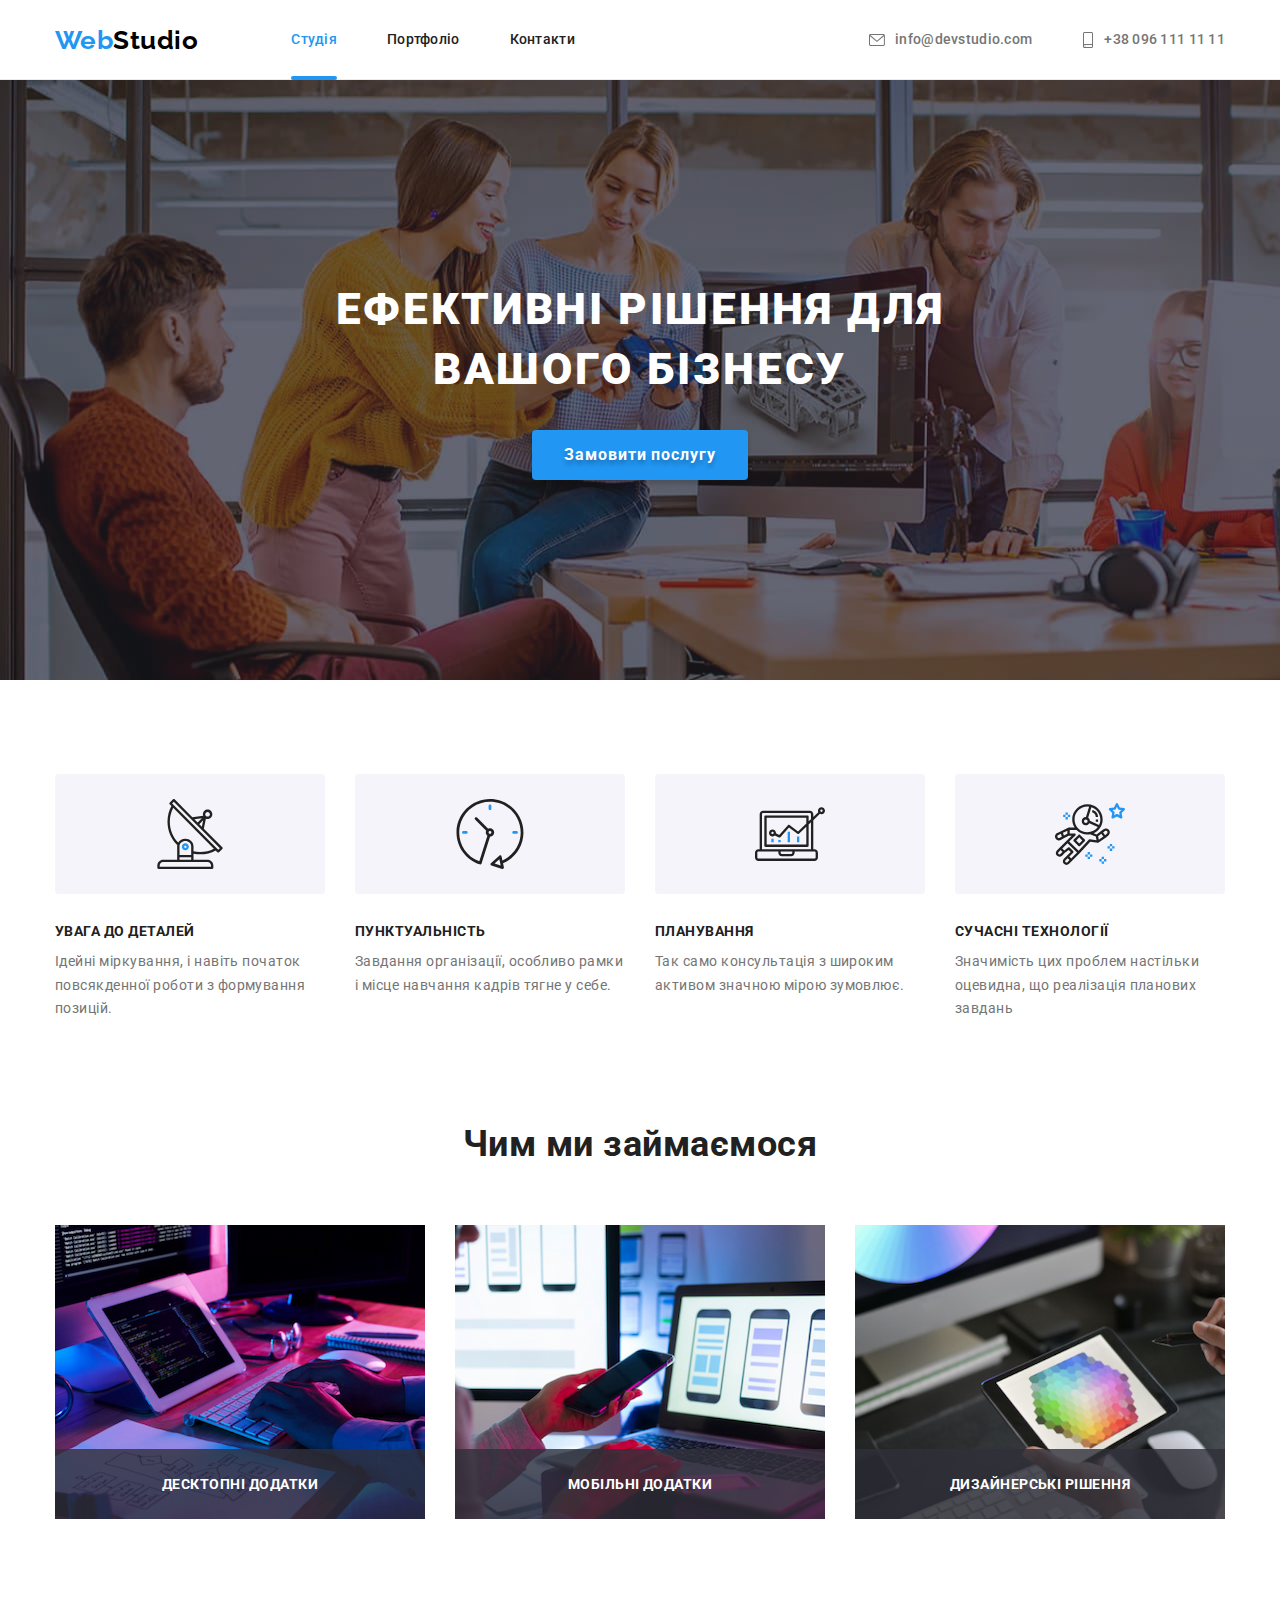
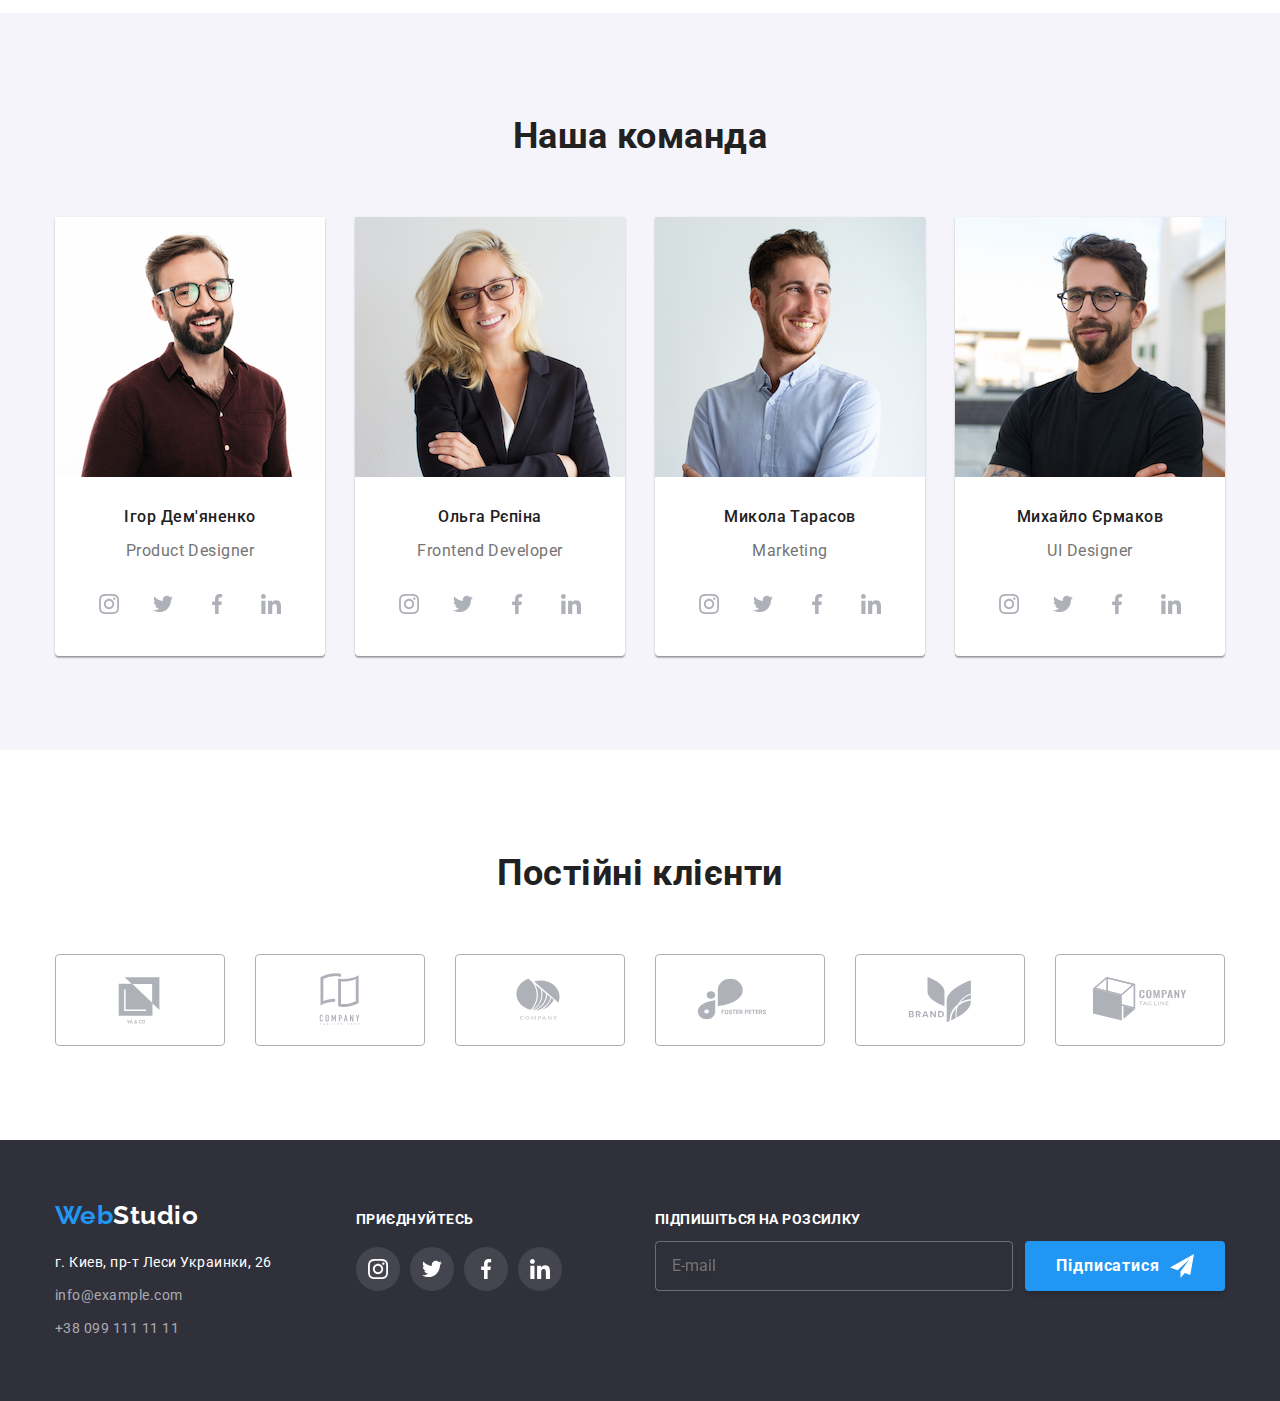
<file: index.html>
<!DOCTYPE html>
<html lang="uk">
  <head>
    <meta charset="UTF-8" />
    <meta http-equiv="X-UA-Compatible" content="IE=edge" />
    <meta name="viewport" content="width=device-width, initial-scale=1.0" />
    <title>Студія</title>
    <link
      href="https://fonts.googleapis.com/css2?family=Raleway:wght@700&family=Roboto:wght@400;500;700;900&display=swap"
      rel="stylesheet"
    />
    <link
      rel="stylesheet"
      href="https://cdnjs.cloudflare.com/ajax/libs/modern-normalize/1.1.0/modern-normalize.min.css"
    />
    <link href="./css/main.min.css" rel="stylesheet" />
  </head>
  <body>
    <!-- header -->
    <header class="header">
      <div class="container container--header">
        <a href="./index.html" class="logo header__logo">Web<span class="logo__part">Studio</span></a>
        <nav class="nav">
          <ul class="nav__list">
            <li class="nav__item">
              <a class="nav__link nav__link--active" href="./index.html">Студія</a>
            </li>
            <li class="nav__item"><a class="nav__link" href="./portfolio.html">Портфоліо</a></li>
            <li class="nav__item"><a class="nav__link" href="#">Контакти</a></li>
          </ul>
        </nav>
        <ul class="contact">
          <li class="contact__item">
            <a class="contact__link" href="mailto:info@devstudio.com">
              <svg class="contact__mail" width="16px" height="16px">
                <use href="./images/icons.svg#icon-mail"></use></svg
              >info@devstudio.com</a
            >
          </li>
          <li class="contact__item">
            <a class="contact__link" href="tel:+3809611111111">
              <svg class="contact__phone" width="12px" height="16px">
                <use href="./images/icons.svg#icon-phone"></use></svg
              >+38 096 111 11 11</a
            >
          </li>
        </ul>
      </div>
    </header>
    <!-- main content -->
    <main class="main">
      <!-- hero section -->
      <section class="section hero">
        <div class="container">
          <h1 class="hero__title">Ефективні рішення для вашого бізнесу</h1>
          <button class="hero__button" type="button" data-modal-open>Замовити послугу</button>
        </div>
      </section>
      <!-- features -->
      <section class="section features">
        <div class="container">
          <h2 class="hidden">Особливості компанії</h2>
          <ul class="features__list">
            <li class="features__item">
              <h3 class="features__title">УВАГА ДО ДЕТАЛЕЙ</h3>
              <p class="features__text">
                Ідейні міркування, і навіть початок повсякденної роботи з формування позицій.
              </p>
            </li>
            <li class="features__item">
              <h3 class="features__title">ПУНКТУАЛЬНІСТЬ</h3>
              <p class="features__text">Завдання організації, особливо рамки і місце навчання кадрів тягне у себе.</p>
            </li>
            <li class="features__item">
              <h3 class="features__title">ПЛАНУВАННЯ</h3>
              <p class="features__text">Так само консультація з широким активом значною мірою зумовлює.</p>
            </li>
            <li class="features__item">
              <h3 class="features__title">СУЧАСНІ ТЕХНОЛОГІЇ</h3>
              <p class="features__text">Значимість цих проблем настільки оцевидна, що реалізація планових завдань</p>
            </li>
          </ul>
        </div>
      </section>
      <!-- devs -->
      <section class="section devs">
        <div class="container">
          <h2 class="devs__title">Чим ми займаємося</h2>
          <ul class="devs__list">
            <li class="devs__item">
              <img src="./images/image1.jpg" alt="Робота за ноутбуком" width="370" />
              <div class="devs__box">
                <h3 class="devs__info">Десктопні додатки</h3>
              </div>
            </li>
            <li class="devs__item">
              <img src="./images/image2.jpg" alt="Телефон" width="370" />
              <div class="devs__box">
                <h3 class="devs__info">Мобільні додатки</h3>
              </div>
            </li>
            <li class="devs__item">
              <img src="./images/image3.jpg" alt="Планшет" width="370" />
              <div class="devs__box">
                <h3 class="devs__info">Дизайнерські рішення</h3>
              </div>
            </li>
          </ul>
        </div>
      </section>
      <!-- team -->
      <section class="section team">
        <div class="container">
          <h2 class="team__title">Наша команда</h2>
          <ul class="team__list">
            <li class="team__card">
              <img src="./images/crew-image1.jpg" alt="Ігор Дем'яненко" width="270" />
              <div class="team__wrapper">
                <h3 class="team__name">Ігор Дем'яненко</h3>
                <p class="team__position" lang="en">Product Designer</p>
                <ul class="social">
                  <li class="social__item">
                    <a class="social__link" href=""
                      ><svg class="social__icon" width="20px" height="20px">
                        <use href="./images/icons.svg#icon-instagram"></use></svg
                    ></a>
                  </li>
                  <li class="social__item">
                    <a class="social__link" href=""
                      ><svg class="social__icon" width="20px" height="20px">
                        <use href="./images/icons.svg#icon-twitter"></use></svg
                    ></a>
                  </li>
                  <li class="social__item">
                    <a class="social__link" href=""
                      ><svg class="social__icon" width="20px" height="20px">
                        <use href="./images/icons.svg#icon-facebook"></use></svg
                    ></a>
                  </li>
                  <li class="social__item">
                    <a class="social__link" href=""
                      ><svg class="social__icon" width="20px" height="20px">
                        <use href="./images/icons.svg#icon-linkedin"></use></svg
                    ></a>
                  </li>
                </ul>
              </div>
            </li>
            <li class="team__card">
              <img src="./images/crew-image2.jpg" alt="Ігор Дем'яненко" width="270" />
              <div class="team__wrapper">
                <h3 class="team__name">Ольга Рєпіна</h3>
                <p class="team__position" lang="en">Frontend Developer</p>
                <ul class="social">
                  <li class="social__item">
                    <a class="social__link" href=""
                      ><svg class="social__icon" width="20px" height="20px">
                        <use href="./images/icons.svg#icon-instagram"></use></svg
                    ></a>
                  </li>
                  <li class="social__item">
                    <a class="social__link" href=""
                      ><svg class="social__icon" width="20px" height="20px">
                        <use href="./images/icons.svg#icon-twitter"></use></svg
                    ></a>
                  </li>
                  <li class="social__item">
                    <a class="social__link" href=""
                      ><svg class="social__icon" width="20px" height="20px">
                        <use href="./images/icons.svg#icon-facebook"></use></svg
                    ></a>
                  </li>
                  <li class="social__item">
                    <a class="social__link" href=""
                      ><svg class="social__icon" width="20px" height="20px">
                        <use href="./images/icons.svg#icon-linkedin"></use></svg
                    ></a>
                  </li>
                </ul>
              </div>
            </li>
            <li class="team__card">
              <img src="./images/crew-image3.jpg" alt="Ігор Дем'яненко" width="270" />
              <div class="team__wrapper">
                <h3 class="team__name">Микола Тарасов</h3>
                <p class="team__position" lang="en">Marketing</p>
                <ul class="social">
                  <li class="social__item">
                    <a class="social__link" href=""
                      ><svg class="social__icon" width="20px" height="20px">
                        <use href="./images/icons.svg#icon-instagram"></use></svg
                    ></a>
                  </li>
                  <li class="social__item">
                    <a class="social__link" href=""
                      ><svg class="social__icon" width="20px" height="20px">
                        <use href="./images/icons.svg#icon-twitter"></use></svg
                    ></a>
                  </li>
                  <li class="social__item">
                    <a class="social__link" href=""
                      ><svg class="social__icon" width="20px" height="20px">
                        <use href="./images/icons.svg#icon-facebook"></use></svg
                    ></a>
                  </li>
                  <li class="social__item">
                    <a class="social__link" href=""
                      ><svg class="social__icon" width="20px" height="20px">
                        <use href="./images/icons.svg#icon-linkedin"></use></svg
                    ></a>
                  </li>
                </ul>
              </div>
            </li>
            <li class="team__card">
              <img src="./images/crew-image4.jpg" alt="Ігор Дем'яненко" width="270" />
              <div class="team__wrapper">
                <h3 class="team__name">Михайло Єрмаков</h3>
                <p class="team__position" lang="en">UI Designer</p>
                <ul class="social">
                  <li class="social__item">
                    <a href="" class="social__link"
                      ><svg class="social__icon" width="20px" height="20px">
                        <use href="./images/icons.svg#icon-instagram"></use></svg
                    ></a>
                  </li>
                  <li class="social__item">
                    <a href="" class="social__link"
                      ><svg class="social__icon" width="20px" height="20px">
                        <use href="./images/icons.svg#icon-twitter"></use></svg
                    ></a>
                  </li>
                  <li class="social__item">
                    <a href="" class="social__link"
                      ><svg class="social__icon" width="20px" height="20px">
                        <use href="./images/icons.svg#icon-facebook"></use></svg
                    ></a>
                  </li>
                  <li class="social__item">
                    <a href="" class="social__link"
                      ><svg class="social__icon" width="20px" height="20px">
                        <use href="./images/icons.svg#icon-linkedin"></use></svg
                    ></a>
                  </li>
                </ul>
              </div>
            </li>
          </ul>
        </div>
      </section>
      <!-- ----clients------ -->
      <section class="section clients">
        <div class="container">
          <h2 class="clients__title">Постійні клієнти</h2>
          <ul class="clients__list">
            <li class="clients__item">
              <a href="" class="clients__link">
                <svg class="clients__icon" width="106px" height="60px">
                  <use href="./images/icons.svg#icon-client1"></use>
                </svg>
              </a>
            </li>
            <li class="clients__item">
              <a href="" class="clients__link">
                <svg class="clients__icon" width="106px" height="60px">
                  <use href="./images/icons.svg#icon-client2"></use>
                </svg>
              </a>
            </li>
            <li class="clients__item">
              <a href="" class="clients__link">
                <svg class="clients__icon" width="106px" height="60px">
                  <use href="./images/icons.svg#icon-client3"></use>
                </svg>
              </a>
            </li>
            <li class="clients__item">
              <a href="" class="clients__link">
                <svg class="clients__icon" width="106px" height="60px">
                  <use href="./images/icons.svg#icon-client4"></use>
                </svg>
              </a>
            </li>
            <li class="clients__item">
              <a href="" class="clients__link">
                <svg class="clients__icon" width="106px" height="60px">
                  <use href="./images/icons.svg#icon-client5"></use>
                </svg>
              </a>
            </li>
            <li class="clients__item">
              <a href="" class="clients__link">
                <svg class="clients__icon" width="106px" height="60px">
                  <use href="./images/icons.svg#icon-client6"></use>
                </svg>
              </a>
            </li>
          </ul>
        </div>
      </section>
    </main>
    <!-- footer -->
    <footer class="footer">
      <div class="container container--footer">
        <div class="address">
          <a class="logo footer__logo" href="./index.html"
            >Web<span class="logo__part logo__part--white">Studio</span></a
          >
          <address>
            <ul class="address__list">
              <li class="address__item">
                <a
                  class="address__link-map"
                  href="https://goo.gl/maps/XMWMVRejnvmh2yPAA"
                  target="_blank"
                  rel="noopener noreferrer"
                  >г. Киев, пр-т Леси Украинки, 26
                </a>
              </li>
              <li class="address__item">
                <a class="address__link-contact" href="mailto:info@example.com">info@example.com</a>
              </li>
              <li class="address__item">
                <a class="address__link-contact" href="tel:+380991111111">+38 099 111 11 11</a>
              </li>
            </ul>
          </address>
        </div>

        <div class="join">
          <p class="join__text">Приєднуйтесь</p>
          <ul class="social">
            <li class="social__item">
              <a class="social__link social__link--grey" href="">
                <svg class="social__icon social__icon--white" width="20px" height="20px">
                  <use href="./images/icons.svg#icon-instagram"></use>
                </svg>
              </a>
            </li>
            <li class="social__item">
              <a class="social__link social__link--grey" href="">
                <svg class="social__icon social__icon--white" width="20px" height="20px">
                  <use href="./images/icons.svg#icon-twitter"></use>
                </svg>
              </a>
            </li>
            <li class="social__item">
              <a class="social__link social__link--grey" href="">
                <svg class="social__icon social__icon--white" width="20px" height="20px">
                  <use href="./images/icons.svg#icon-facebook"></use>
                </svg>
              </a>
            </li>
            <li class="social__item">
              <a class="social__link social__link--grey" href="">
                <svg class="social__icon social__icon--white" width="20px" height="20px">
                  <use href="./images/icons.svg#icon-linkedin"></use>
                </svg>
              </a>
            </li>
          </ul>
        </div>

        <div class="subscribe">
          <p class="subscribe__text">Підпишіться на розсилку</p>
          <form class="subscribe__form" autocomplete="off">
            <label for="user-email"></label>
            <input class="subscribe__input" type="email" name="email" placeholder="E-mail" />
            <button class="subscribe__btn" type="submit">
              Підписатися
              <svg class="subscribe__icon" width="24px" height="24px">
                <use href="./images/icons.svg#icon-send"></use>
              </svg>
            </button>
          </form>
        </div>
      </div>
    </footer>
    <div class="backdrop is-hidden" data-modal>
      <div class="modal" data-modal>
        <button class="modal__close-button" type="button" data-modal-close>
          <svg width="18px" height="18px">
            <use href="./images/icons.svg#icon-close-modal"></use>
          </svg>
        </button>
        <p class="modal__text">Залиште свої дані, ми вам передзвонимо</p>
        <form class="form" name="modal-feedback" autocomplete="off">
          <div class="form__item">
            <label class="form__label" for="modal-name">Ім'я</label>
            <div class="form__box">
              <input class="form__input" type="text" name="modal-name" id="modal-name" />
              <svg class="form__icon" width="18px" height="18px">
                <use href="./images/icons.svg#icon-user-name"></use>
              </svg>
            </div>
          </div>
          <div class="form__item">
            <label class="form__label" for="modal-tel">Телефон</label>
            <div class="form__box">
              <input class="form__input" type="tel" name="modal-tel" id="modal-tel" />
              <svg class="form__icon" width="18px" height="18px">
                <use href="./images/icons.svg#icon-user-tel"></use>
              </svg>
            </div>
          </div>
          <div class="form__item">
            <label class="form__label" for="modal-name">Пошта</label>
            <div class="form__box">
              <input class="form__input" type="email" name="modal-mail" id="modal-mail" />
              <svg class="form__icon" width="18px" height="18px">
                <use href="./images/icons.svg#icon-user-mail"></use>
              </svg>
            </div>
          </div>
          <div class="form__item">
            <label class="form__label" for="modal-comment">Коментар</label>
            <textarea class="form__comment" name="textarea" id="modal-comment" placeholder="Введіть текст"></textarea>
          </div>
          <label class="checkbox" for="checkbox">
            <input class="checkbox__input hidden" type="checkbox" name="checkbox" id="checkbox" />
            <span class="checkbox__icon"></span>
            <span class="checkbox__text"
              >Погоджуюся з розсилкою та приймаю <a class="checkbox__link" href="">Умови договору</a></span
            >
          </label>
          <button class="send__button" type="submit">Відправити</button>
        </form>
      </div>
    </div>
    <script src="./js/modal.js"></script>
  </body>
</html>
</file>
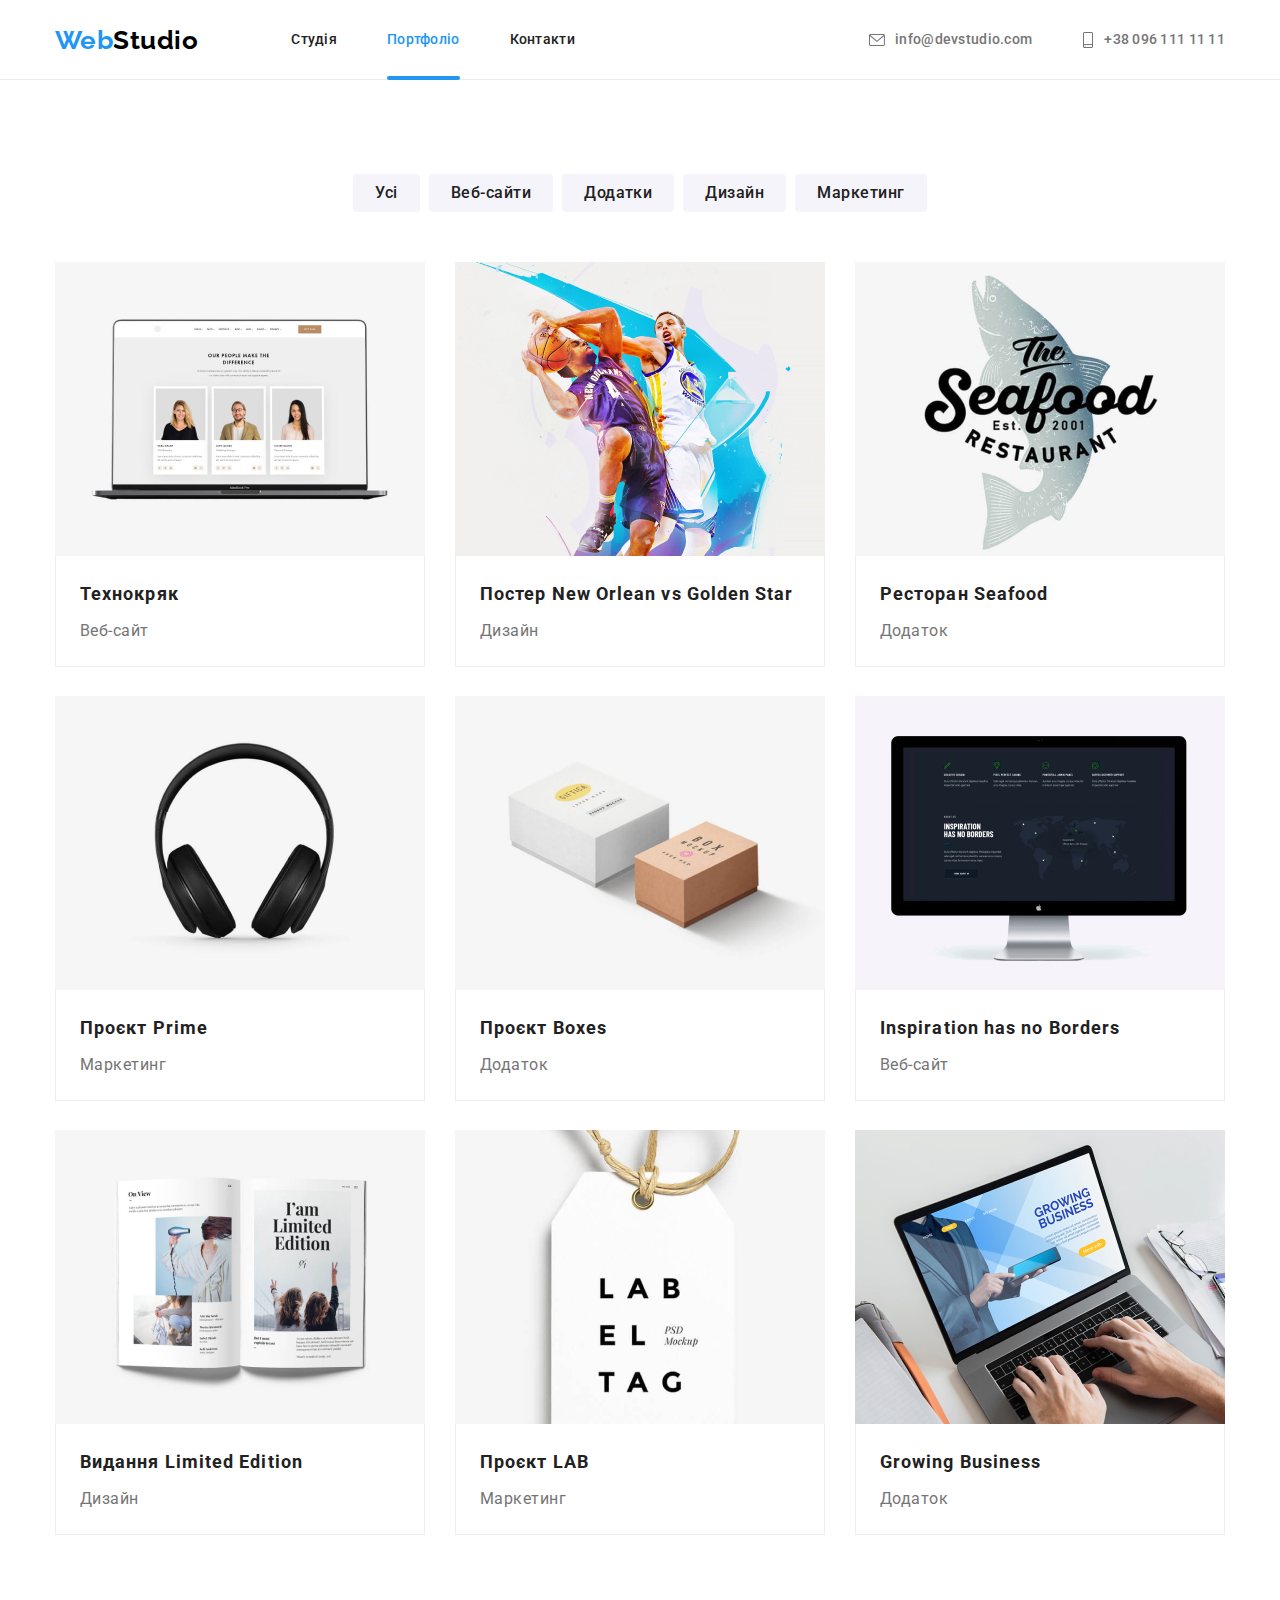
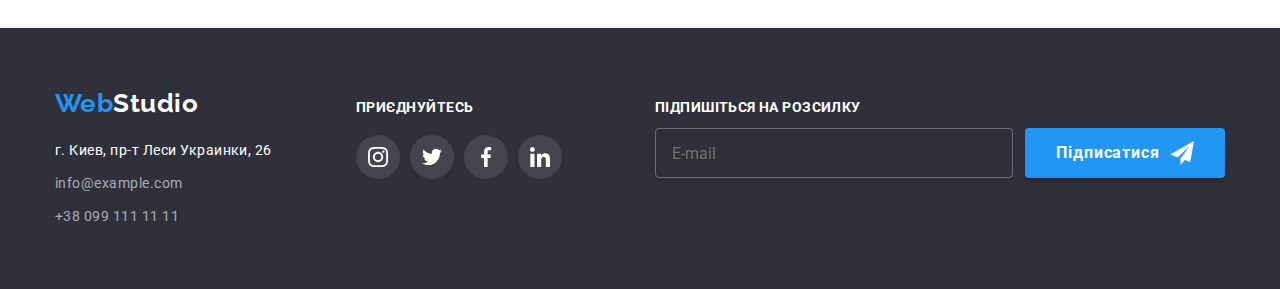
<file: portfolio.html>
<!DOCTYPE html>
<html lang="uk">
  <head>
    <meta charset="UTF-8" />
    <meta http-equiv="X-UA-Compatible" content="IE=edge" />
    <meta name="viewport" content="width=device-width, initial-scale=1.0" />
    <title>Портфоліо</title>
    <link
      href="https://fonts.googleapis.com/css2?family=Raleway:wght@700&family=Roboto:wght@400;500;700;900&display=swap"
      rel="stylesheet"
    />
    <link
      rel="stylesheet"
      href="https://cdnjs.cloudflare.com/ajax/libs/modern-normalize/1.1.0/modern-normalize.min.css"
    />
    <link href="./css/main.min.css" rel="stylesheet" />
  </head>
  <body>
    <!-- header -->
    <header class="header">
      <div class="container container--header">
        <a href="./index.html" class="logo header__logo">Web<span class="logo__part">Studio</span></a>
        <nav class="nav">
          <ul class="nav__list">
            <li class="nav__item">
              <a class="nav__link" href="./index.html">Студія</a>
            </li>
            <li class="nav__item"><a class="nav__link nav__link--active" href="./portfolio.html">Портфоліо</a></li>
            <li class="nav__item"><a class="nav__link" href="#">Контакти</a></li>
          </ul>
        </nav>
        <ul class="contact">
          <li class="contact__item">
            <a class="contact__link" href="mailto:info@devstudio.com">
              <svg class="contact__mail" width="16px" height="16px">
                <use href="./images/icons.svg#icon-mail"></use></svg
              >info@devstudio.com</a
            >
          </li>
          <li class="contact__item">
            <a class="contact__link" href="tel:+3809611111111">
              <svg class="contact__phone" width="12px" height="16px">
                <use href="./images/icons.svg#icon-phone"></use></svg
              >+38 096 111 11 11</a
            >
          </li>
        </ul>
      </div>
    </header>

    <main>
      <!-- projects examples -->
      <section class="section project-examples">
        <div class="container">
          <h1 class="hidden">examples filter and list</h1>
          <ul class="filter">
            <li class="filter__item">
              <button class="filter__button" type="button">Усі</button>
            </li>
            <li class="filter__item">
              <button class="filter__button" type="button">Веб-сайти</button>
            </li>
            <li class="filter__item">
              <button class="filter__button" type="button">Додатки</button>
            </li>
            <li class="filter__item">
              <button class="filter__button" type="button">Дизайн</button>
            </li>
            <li class="filter__item">
              <button class="filter__button" type="button">Маркетинг</button>
            </li>
          </ul>
          <ul class="project">
            <li class="project__item">
              <a class="project__link" href="">
                <div class="project__box">
                  <img src="./images/notebook.jpg" alt="Технокряк" width="370" />
                  <div class="project__overlay">
                    <p>
                      Ресурс пропонує комплексні пропозиції з різним рівнем функціоналу та сервісів. Все це дозволить
                      відвідувачу отримати вичерпні відомості про компанію чи приватну особу.
                    </p>
                  </div>
                </div>
                <div class="project__info">
                  <h2 class="project__title">Технокряк</h2>
                  <p class="project__type">Веб-сайт</p>
                </div>
              </a>
            </li>
            <li class="project__item">
              <a class="project__link" href="">
                <div class="project__box">
                  <img src="./images/basketball.jpg" alt="Постер New Orlean vs Golden Star" width="370" />
                  <div class="project__overlay">
                    <p>
                      Ресурс пропонує комплексні пропозиції з різним рівнем функціоналу та сервісів. Все це дозволить
                      відвідувачу отримати вичерпні відомості про компанію чи приватну особу.
                    </p>
                  </div>
                </div>
                <div class="project__info">
                  <h2 class="project__title">Постер New Orlean vs Golden Star</h2>
                  <p class="project__type">Дизайн</p>
                </div>
              </a>
            </li>
            <li class="project__item">
              <a class="project__link" href="">
                <div class="project__box">
                  <img src="./images/seafood.jpg" alt="Ресторан Seafood" width="370" />
                  <div class="project__overlay">
                    <p>
                      Ресурс пропонує комплексні пропозиції з різним рівнем функціоналу та сервісів. Все це дозволить
                      відвідувачу отримати вичерпні відомості про компанію чи приватну особу.
                    </p>
                  </div>
                </div>
                <div class="project__info">
                  <h2 class="project__title">Ресторан Seafood</h2>
                  <p class="project__type">Додаток</p>
                </div>
              </a>
            </li>
            <li class="project__item">
              <a class="project__link" href="">
                <div class="project__box">
                  <img src="./images/headphones.jpg" alt="Проєкт Prime" width="370" />
                  <div class="project__overlay">
                    <p>
                      Ресурс пропонує комплексні пропозиції з різним рівнем функціоналу та сервісів. Все це дозволить
                      відвідувачу отримати вичерпні відомості про компанію чи приватну особу.
                    </p>
                  </div>
                </div>
                <div class="project__info">
                  <h2 class="project__title">Проєкт Prime</h2>
                  <p class="project__type">Маркетинг</p>
                </div>
              </a>
            </li>
            <li class="project__item">
              <a class="project__link" href="">
                <div class="project__box">
                  <img src="./images/boxes.jpg" alt="Проєкт Boxes" width="370" />
                  <div class="project__overlay">
                    <p>
                      Ресурс пропонує комплексні пропозиції з різним рівнем функціоналу та сервісів. Все це дозволить
                      відвідувачу отримати вичерпні відомості про компанію чи приватну особу.
                    </p>
                  </div>
                </div>
                <div class="project__info">
                  <h2 class="project__title">Проєкт Boxes</h2>
                  <p class="project__type">Додаток</p>
                </div>
              </a>
            </li>
            <li class="project__item">
              <a class="project__link" href="">
                <div class="project__box">
                  <img src="./images/apple-monitor.jpg" alt="Inspiration has no Borders" width="370" />
                  <div class="project__overlay">
                    <p>
                      Ресурс пропонує комплексні пропозиції з різним рівнем функціоналу та сервісів. Все це дозволить
                      відвідувачу отримати вичерпні відомості про компанію чи приватну особу.
                    </p>
                  </div>
                </div>
                <div class="project__info">
                  <h2 class="project__title">Inspiration has no Borders</h2>
                  <p class="project__type">Веб-сайт</p>
                </div>
              </a>
            </li>
            <li class="project__item">
              <a class="project__link" href="">
                <div class="project__box">
                  <img src="./images/opened-magazine.jpg" alt="Видання Limited Edition" width="370" />
                  <div class="project__overlay">
                    <p>
                      Ресурс пропонує комплексні пропозиції з різним рівнем функціоналу та сервісів. Все це дозволить
                      відвідувачу отримати вичерпні відомості про компанію чи приватну особу.
                    </p>
                  </div>
                </div>
                <div class="project__info">
                  <h2 class="project__title">Видання Limited Edition</h2>
                  <p class="project__type">Дизайн</p>
                </div>
              </a>
            </li>
            <li class="project__item">
              <a class="project__link" href="">
                <div class="project__box">
                  <img src="./images/label.jpg" alt="Проєкт LAB" width="370" />
                  <div class="project__overlay">
                    <p>
                      Ресурс пропонує комплексні пропозиції з різним рівнем функціоналу та сервісів. Все це дозволить
                      відвідувачу отримати вичерпні відомості про компанію чи приватну особу.
                    </p>
                  </div>
                </div>
                <div class="project__info">
                  <h2 class="project__title">Проєкт LAB</h2>
                  <p class="project__type">Маркетинг</p>
                </div>
              </a>
            </li>
            <li class="project__item">
              <a class="project__link" href="">
                <div class="project__box">
                  <img src="./images/growing-business.jpg" alt="Growing Business" width="370" />
                  <div class="project__overlay">
                    <p>
                      Ресурс пропонує комплексні пропозиції з різним рівнем функціоналу та сервісів. Все це дозволить
                      відвідувачу отримати вичерпні відомості про компанію чи приватну особу.
                    </p>
                  </div>
                </div>
                <div class="project__info">
                  <h2 class="project__title">Growing Business</h2>
                  <p class="project__type">Додаток</p>
                </div>
              </a>
            </li>
          </ul>
        </div>
      </section>
    </main>
    <!-- Footer -->
    <footer class="footer">
      <div class="container container--footer">
        <div class="address">
          <a class="logo footer__logo" href="./index.html"
            >Web<span class="logo__part logo__part--white">Studio</span></a
          >
          <address>
            <ul class="address__list">
              <li class="address__item">
                <a
                  class="address__link-map"
                  href="https://goo.gl/maps/XMWMVRejnvmh2yPAA"
                  target="_blank"
                  rel="noopener noreferrer"
                  >г. Киев, пр-т Леси Украинки, 26
                </a>
              </li>
              <li class="address__item">
                <a class="address__link-contact" href="mailto:info@example.com">info@example.com</a>
              </li>
              <li class="address__item">
                <a class="address__link-contact" href="tel:+380991111111">+38 099 111 11 11</a>
              </li>
            </ul>
          </address>
        </div>

        <div class="join">
          <p class="join__text">Приєднуйтесь</p>
          <ul class="social">
            <li class="social__item">
              <a class="social__link social__link--grey" href="">
                <svg class="social__icon social__icon--white" width="20px" height="20px">
                  <use href="./images/icons.svg#icon-instagram"></use>
                </svg>
              </a>
            </li>
            <li class="social__item">
              <a class="social__link social__link--grey" href="">
                <svg class="social__icon social__icon--white" width="20px" height="20px">
                  <use href="./images/icons.svg#icon-twitter"></use>
                </svg>
              </a>
            </li>
            <li class="social__item">
              <a class="social__link social__link--grey" href="">
                <svg class="social__icon social__icon--white" width="20px" height="20px">
                  <use href="./images/icons.svg#icon-facebook"></use>
                </svg>
              </a>
            </li>
            <li class="social__item">
              <a class="social__link social__link--grey" href="">
                <svg class="social__icon social__icon--white" width="20px" height="20px">
                  <use href="./images/icons.svg#icon-linkedin"></use>
                </svg>
              </a>
            </li>
          </ul>
        </div>

        <div class="subscribe">
          <p class="subscribe__text">Підпишіться на розсилку</p>
          <form class="subscribe__form" autocomplete="off">
            <label for="user-email"></label>
            <input class="subscribe__input" type="email" name="email" placeholder="E-mail" />
            <button class="subscribe__btn" type="submit">
              Підписатися
              <svg class="subscribe__icon" width="24px" height="24px">
                <use href="./images/icons.svg#icon-send"></use>
              </svg>
            </button>
          </form>
        </div>
      </div>
    </footer>
  </body>
</html>
</file>
<file: css/main.min.css>
h1,h2,h3,p,ul{margin-top:0px;margin-bottom:0px}img{display:block;margin-bottom:0}button{padding:0;border:0}a{text-decoration:none}body{color:var(--primary-text-color);background-color:var(--primary-bg-color);font-family:"Roboto",sans-serif;letter-spacing:.03em}.container{max-width:1200px;padding-left:15px;padding-right:15px;margin-left:auto;margin-right:auto}.section{padding-top:94px;padding-bottom:94px}.hidden{position:absolute;width:1px;height:1px;margin:-1px;border:0;padding:0;white-space:nowrap;clip-path:inset(100%);clip:rect(0 0 0 0);overflow:hidden}:root{--primary-text-color: #757575;--title-text-color: #212121;--white-text-color: #FFFFFF;--accent-color: #2196F3;--primary-bg-color: #FFFFFF;--second-bg-color: #2F303A;--third-bg-color: #F5F4FA;--duration-time: 250ms;--function-time: cubic-bezier(0.4, 0, 0.2, 1)}.filter{display:flex;justify-content:center;margin-bottom:50px;padding-inline-start:0px;list-style-type:none;gap:9px}.filter__button{width:auto;height:38px;padding:6px 22px;border-radius:4px;border:none;font-style:normal;font-weight:500;font-size:16px;line-height:1.625;letter-spacing:.03em;text-align:center;cursor:pointer;color:var(--title-text-color);background-color:var(--third-bg-color);transition:color var(--duration-time) var(--function-time),background-color var(--duration-time) var(--function-time),box-shadow var(--duration-time) var(--function-time)}.filter__button:focus,.filter__button:hover{color:var(--white-text-color);background-color:var(--accent-color);box-shadow:0px 3px 1px rgba(0,0,0,.1),0px 1px 2px rgba(0,0,0,.08),0px 2px 2px rgba(0,0,0,.12)}.social{display:flex;justify-content:center;gap:10px;list-style-type:none;padding-inline-start:0}.social__item{width:44px;height:44px}.social__link{width:100%;height:100%;display:flex;align-items:center;justify-content:center;border-radius:50%;background-color:#fff;color:#afb1b8;transition:background-color var(--duration-time) var(--function-time),color var(--duration-time) var(--function-time)}.social__link:hover,.social__link:focus{background-color:var(--accent-color);color:#fff}.social__link--grey{background-color:rgba(255,255,255,.1)}.social__icon{fill:currentColor}.social__icon--white{fill:#fff}.logo{display:block;color:var(--accent-color);font-family:"Raleway",sans-serif;font-weight:700;font-size:26px;line-height:1.19;text-decoration:none}.logo__part{color:#000}.logo__part--white{color:#fff}.header{max-width:1600px;height:80px;margin-left:auto;margin-right:auto;background-color:var(--primary-bg-color);border-bottom:1px solid #ececec}.header__logo{margin-right:93px}.container--header{display:flex;align-items:center}.nav__list{list-style-type:none;display:flex;padding-left:0px}.nav__item:not(:last-child){margin-right:50px}.nav__link{display:block;color:var(--title-text-color);font-weight:500;font-size:14px;line-height:1.14;letter-spacing:.02em;text-decoration:none;padding-top:32px;padding-bottom:32px;transition:color var(--duration-time) var(--function-time)}.nav__link:focus,.nav__link:hover{color:var(--accent-color)}.nav__link--active{color:var(--accent-color);position:relative}.nav__link--active::after{position:absolute;content:"";display:inline-block;width:100%;height:4px;left:0;bottom:0;background-color:var(--accent-color);border-radius:2px}.contact{padding-inline-start:0px;list-style-type:none;display:flex;justify-content:center;align-items:center;margin-left:auto}.contact__link{color:var(--primary-text-color);font-weight:500;font-size:14px;line-height:1.14;letter-spacing:.02em;text-decoration:none;text-align:center;display:flex;justify-content:center;align-items:center;transition:color var(--duration-time) var(--function-time)}.contact__link:focus,.contact__link:hover{color:var(--accent-color)}.contact__phone,.contact__mail{fill:currentColor;margin-right:10px}.contact__item:not(:last-child){margin-right:50px}.hero{max-width:1600px;padding-top:200px;padding-bottom:200px;margin-left:auto;margin-right:auto;text-align:center;background-image:linear-gradient(to right, rgba(47, 48, 58, 0.4), rgba(47, 48, 58, 0.4)),url(../images/hero-bg-image.jpg);background-repeat:no-repeat;background-size:cover;background-color:var(--second-bg-color)}.hero__title{color:var(--white-text-color);max-width:696px;font-weight:900;font-size:44px;line-height:1.36;text-align:center;letter-spacing:.06em;text-transform:uppercase;margin:0 auto;margin-bottom:30px}.hero__button{color:var(--white-text-color);background-color:var(--accent-color);font-family:"Roboto";font-weight:700;font-size:16px;line-height:1.875;align-items:center;text-align:center;letter-spacing:.06em;cursor:pointer;padding:10px 32px;box-shadow:0px 4px 4px rgba(0,0,0,.15);border-radius:4px;border-style:none;text-shadow:0px 4px 4px rgba(0,0,0,.25)}.features__list{display:flex;padding-inline-start:0px;margin:0px;list-style-type:none}.features__item:not(:last-child){margin-right:30px}.features__item::before{display:block;content:"";height:120px;background-color:var(--third-bg-color);background-size:70px 70px;background-repeat:no-repeat;background-position:center;margin-bottom:30px;border-radius:4px}.features__item:nth-child(1)::before{background-image:url(../images/antenna.svg)}.features__item:nth-child(2)::before{background-image:url(../images/clock.svg)}.features__item:nth-child(3)::before{background-image:url(../images/comp.svg)}.features__item:nth-child(4)::before{background-image:url(../images/astro.svg)}.features__title{color:var(--title-text-color);font-weight:700;font-size:14px;line-height:1.14;text-transform:uppercase;margin-bottom:10px}.features__text{color:var(--primary-text-color);font-size:14px;line-height:1.71;width:270px;margin:0px}.devs{padding-top:0px}.devs__title{color:var(--title-text-color);font-weight:700;font-size:36px;line-height:1.666;text-align:center;margin-bottom:50px}.devs__list{list-style-type:none;display:flex;padding-inline-start:0px;gap:30px}.devs__item{position:relative}.devs__box{position:absolute;bottom:0;width:100%;height:70px;display:flex;justify-content:center;align-items:center;background-color:rgba(47,48,58,.8)}.devs__info{font-weight:700;font-size:14px;line-height:1.14px;text-transform:uppercase;text-align:center;color:var(--white-text-color)}.team{background-color:var(--third-bg-color)}.team__title{color:var(--title-text-color);font-weight:700;font-size:36px;line-height:1.666;text-align:center;margin-bottom:50px}.team__list{padding-inline-start:0px;display:flex;list-style-type:none;gap:30px}.team__card{background-color:var(--primary-bg-color);width:270px;box-shadow:0px 1px 3px rgba(0,0,0,.12),0px 1px 1px rgba(0,0,0,.14),0px 2px 1px rgba(0,0,0,.2);border-radius:0px 0px 4px 4px}.team__wrapper{padding:30px 32px}.team__name{color:var(--title-text-color);font-weight:500;font-size:16px;line-height:1.188;text-align:center;margin-bottom:10px}.team__position{color:var(--primary-text-color);font-size:16px;line-height:1.88;text-align:center;margin-bottom:16px}.clients__title{color:var(--title-text-color);font-weight:700;font-size:36px;line-height:1.666;text-align:center;margin-bottom:50px}.clients__list{list-style-type:none;padding-inline-start:0;display:flex;justify-content:center;align-items:center;gap:30px}.clients__link{display:flex;justify-content:center;align-items:center;width:170px;height:92px;border:#afb1b8 1px solid;border-radius:4px;transition:border var(--duration-time) var(--function-time)}.clients__link:hover,.clients__link:focus{border-color:var(--accent-color)}.clients__link:hover .clients__icon,.clients__link:focus .clients__icon{fill:var(--accent-color)}.clients__icon{fill:#afb1b8;transition:fill var(--duration-time) var(--function-time)}.footer{background-color:var(--second-bg-color);padding-top:60px;padding-bottom:60px;margin-left:auto;margin-right:auto}.footer__logo{margin-bottom:20px}.container--footer{display:flex;align-items:baseline}.address__list{list-style-type:none;padding-inline-start:0px;width:231px}.address__item:not(:last-child){margin-bottom:9px}.address__link-map{color:var(--white-text-color);font-style:normal;font-size:14px;line-height:1.71;text-decoration:none;transition:color var(--duration-time) var(--function-time)}.address__link-map:hover,.address__link-map:focus{color:var(--accent-color)}.address__link-contact{color:rgba(255,255,255,.6);font-style:normal;font-size:14px;line-height:1.71;text-decoration:none;transition:color var(--duration-time) var(--function-time)}.address__link-contact:hover,.address__link-contact:focus{color:var(--accent-color)}.join{width:206px;height:80px;margin-left:70px}.join__text{font-style:normal;font-weight:700;font-size:14px;line-height:1.143;text-transform:uppercase;color:var(--white-text-color);margin-bottom:20px}.subscribe{margin-left:93px}.subscribe__text{margin-bottom:20px;font-style:normal;font-weight:700;font-size:14px;line-height:1.143px;letter-spacing:.03em;text-transform:uppercase;color:var(--white-text-color)}.subscribe__form{display:flex;align-items:center}.subscribe__input{width:358px;height:50px;margin-right:12px;padding:15px 16px;font-style:normal;font-weight:400;font-size:16px;line-height:1.25;color:rgba(255,255,255,.6);border:1px solid rgba(255,255,255,.3);filter:drop-shadow(0px 4px 4px rgba(0, 0, 0, 0.15));border-radius:4px;background-color:inherit;outline:none;transition:border-color var(--duration-time) var(--function-time)}.subscribe__input:focus{border-color:var(--accent-color)}.subscribe__btn{display:flex;align-items:center;justify-content:center;width:200px;height:50px;padding:10px 28px;font-style:normal;font-weight:700;font-size:16px;line-height:1.875;letter-spacing:.06em;color:var(--white-text-color);background:var(--accent-color);box-shadow:0px 4px 4px rgba(0,0,0,.15);border-radius:4px;cursor:pointer}.subscribe__icon{fill:var(--white-text-color);margin-left:10px}.project{display:flex;flex-wrap:wrap;list-style-type:none;padding-inline-start:0px}.project__item{width:370px;height:404px;margin-right:30px;margin-bottom:30px;transition:box-shadow var(--duration-time) var(--function-time)}.project__item:nth-child(3n){margin-right:0px}.project__item:nth-child(n+7){margin-bottom:0px}.project__link{text-decoration:none;display:block}.project__link:hover,.project__link:focus{box-shadow:0px 1px 1px rgba(0,0,0,.12),0px 4px 4px rgba(0,0,0,.06),1px 4px 6px rgba(0,0,0,.16)}.project__link:hover .project__overlay,.project__link:focus .project__overlay{transform:translateY(0%)}.project__box{position:relative;width:370px;height:294px;overflow:hidden}.project__overlay{position:absolute;top:0;left:0;width:100%;height:100%;transform:translateY(100%);font-style:normal;font-weight:400;font-size:18px;line-height:1.555;letter-spacing:.03em;padding:63px 24px;color:var(--white-text-color);background-color:var(--accent-color);transition:transform var(--duration-time) var(--function-time)}.project__info{padding:20px 24px;border:1px solid #eee;border-top:none}.project__title{color:var(--title-text-color);font-weight:700;font-size:18px;line-height:2;letter-spacing:.06em;margin-bottom:4px}.project__type{color:var(--primary-text-color);font-size:16px;line-height:1.875}.backdrop{position:fixed;top:0;left:0;opacity:1;width:100%;height:100%;background-color:rgba(0,0,0,.2);transition:visibility 700ms,opacity 700ms var(--function-time)}.backdrop.is-hidden{opacity:0;pointer-events:none;visibility:hidden}.backdrop.is-hidden .modal{transform:translate(0%, -100%) scale(0)}.modal{position:relative;top:50%;left:50%;width:528px;height:581px;padding:40px;transform:translate(-50%, -50%) scale(1);background-color:var(--primary-bg-color);border:1px solid rgba(0,0,0,.1);box-shadow:0px 1px 3px rgba(0,0,0,.12),0px 1px 1px rgba(0,0,0,.14),0px 2px 1px rgba(0,0,0,.2);border-radius:4px;transition:transform 700ms}.modal__close-button{position:absolute;width:30px;height:30px;border-radius:50%;display:flex;justify-content:center;align-items:center;top:8px;right:8px;background-color:var(--primary-bg-color);border:1px solid rgba(0,0,0,.1);box-shadow:0px 1px 3px rgba(0,0,0,.12),0px 1px 1px rgba(0,0,0,.14),0px 2px 1px rgba(0,0,0,.2);cursor:pointer}.modal__close-button:hover,.modal__close-button:focus{fill:var(--accent-color)}.modal__text{margin-bottom:12px;font-style:normal;font-weight:700;font-size:20px;line-height:1.15;text-align:center;color:var(--title-text-color)}.form__item{margin-bottom:10px}.form__item:last-of-type{margin-bottom:20px}.form__label{display:block;margin-bottom:4px;font-weight:400;font-size:12px;line-height:1.166;letter-spacing:.01em;color:var(--primary-text-color)}.form__box{position:relative}.form__input{width:448px;height:40px;padding:11px 42px;outline:none;border:1px solid rgba(33,33,33,.2);border-radius:4px;cursor:pointer;transition:border-color var(--duration-time) var(--function-time)}.form__input:focus,.form__input:hover{border-color:var(--accent-color)}.form__input:focus+.form__icon,.form__input:hover+.form__icon{fill:var(--accent-color)}.form__icon{position:absolute;top:11px;left:12px;transition:fill var(--duration-time) var(--function-time)}.form__comment{width:448px;height:120px;padding:12px 16px;resize:none;font-style:normal;font-size:12px;line-height:1.166;letter-spacing:.01em;color:#000;outline:none;border:1px solid rgba(33,33,33,.2);border-radius:4px;transition:border-color var(--duration-time) var(--function-time)}.form__comment:focus,.form__comment:hover{border-color:var(--accent-color)}.checkbox{display:flex;justify-content:center;align-items:center;margin-bottom:30px}.checkbox__input:checked+.checkbox__icon{border:rgba(0,0,0,0);background-color:var(--accent-color);background-image:url(../images/check.svg);background-repeat:no-repeat;background-position:center;background-size:11px 8px}.checkbox__icon{display:flex;justify-content:center;align-items:center;margin-right:7px;width:16px;height:15px;border:.2px solid var(--title-text-color);border-radius:2px;background-color:rgba(0,0,0,0)}.checkbox__text{display:block;font-style:normal;font-weight:400;font-size:14px;line-height:1.714}.checkbox__link{color:var(--accent-color);border-bottom:1px solid var(--accent-color)}.send__button{display:block;margin:0 auto;padding:10px 52px;border-color:rgba(0,0,0,0);border-radius:4px;box-shadow:0px 4px 4px rgba(0,0,0,.15);color:var(--white-text-color);background-color:var(--accent-color);font-family:"Roboto";font-weight:700;font-size:16px;line-height:1.875;align-items:center;text-align:center;letter-spacing:.06em;cursor:pointer;border-style:none}/*# sourceMappingURL=main.min.css.map */
</file>
